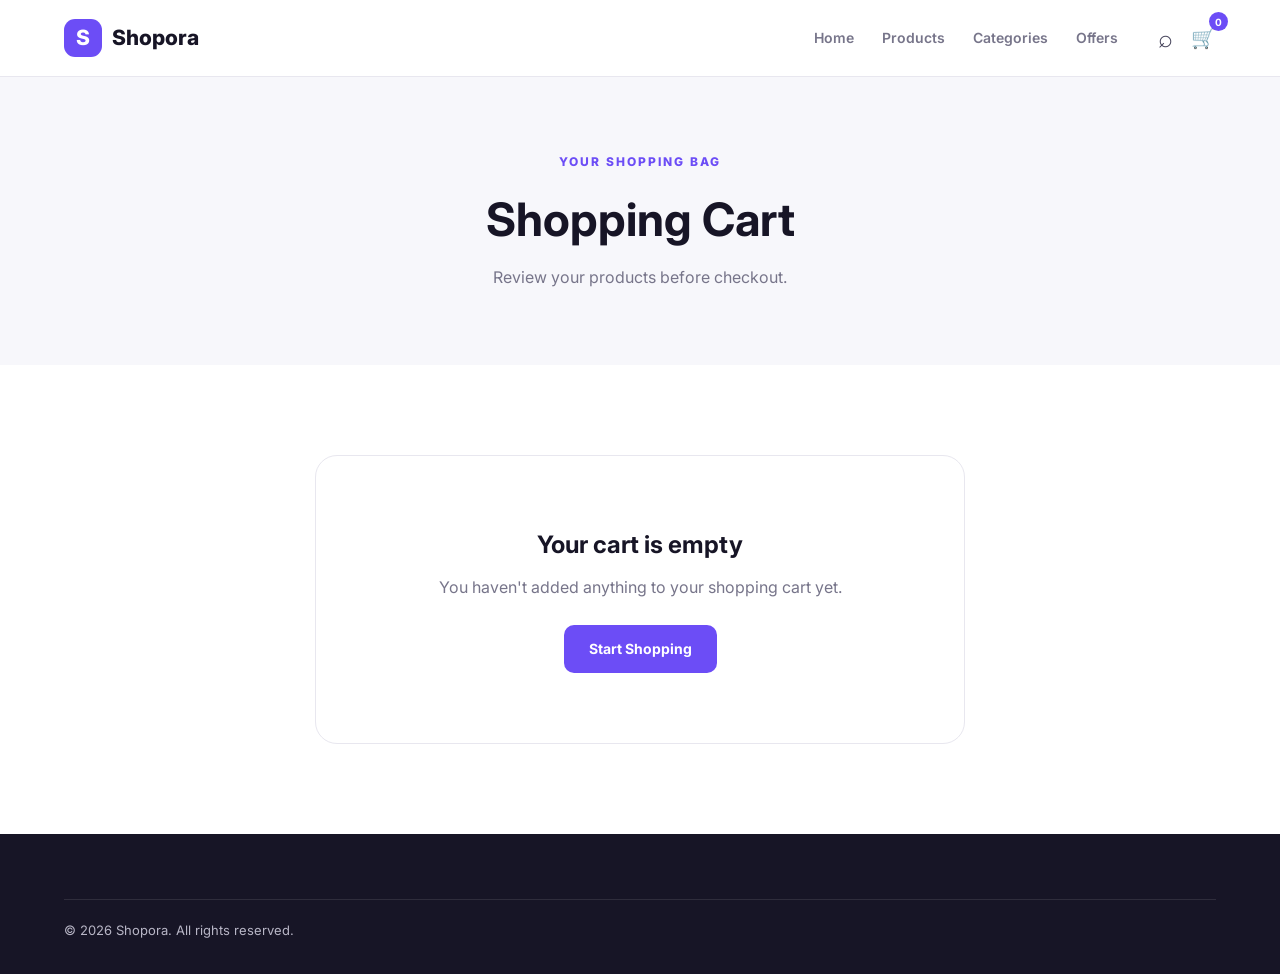
<file: cart.html>
<!DOCTYPE html>
<html lang="en">
<head>
    <meta charset="UTF-8">
    <meta name="viewport" content="width=device-width, initial-scale=1.0">
    <title>Shopping Cart | Shopora</title>
    <link rel="stylesheet" href="css/style.css">
</head>
<body>

<header class="navbar">
    <div class="nav-container">
        <a href="index.html" class="logo">
            <span class="logo-mark">S</span>
            <span>Shopora</span>
        </a>

        <input type="checkbox" id="menu-toggle">
        <label for="menu-toggle" class="menu-btn">☰</label>

        <nav class="nav-links">
            <a href="index.html">Home</a>
            <a href="products.html">Products</a>
            <a href="index.html#categories">Categories</a>
            <a href="index.html#offers">Offers</a>
        </nav>

        <div class="nav-actions">
            <a href="products.html" class="search-icon">⌕</a>
            <a href="cart.html" class="cart-link active">🛒 <span class="cart-count">0</span></a>
        </div>
    </div>
</header>

<main>

<section class="page-header">
    <p class="eyebrow">YOUR SHOPPING BAG</p>
    <h1>Shopping Cart</h1>
    <p>Review your products before checkout.</p>
</section>

<section class="cart-section section" id="cart-page"></section>

</main>

<footer class="footer">
    <div class="footer-bottom">
        <p>© 2026 Shopora. All rights reserved.</p>
    </div>
</footer>

<script src="js/script.js"></script>
</body>
</html>
</file>
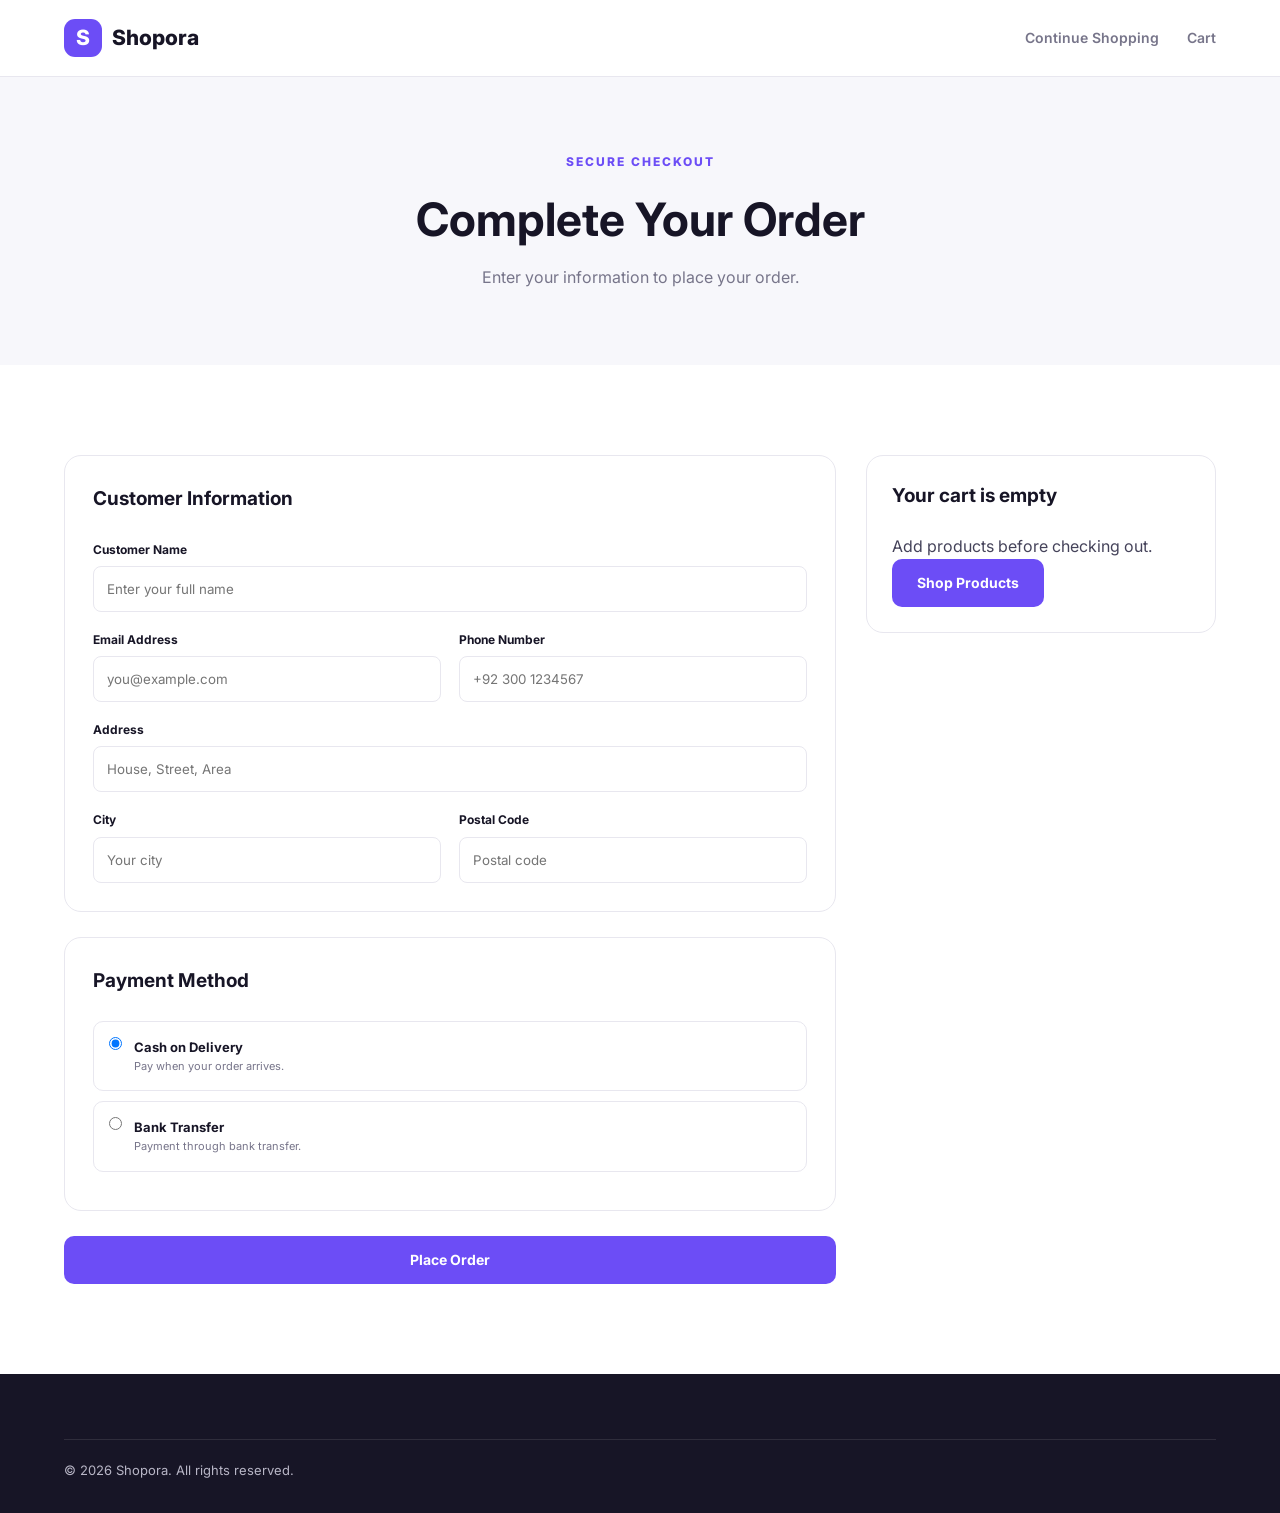
<file: checkout.html>
<!DOCTYPE html>
<html lang="en">
<head>
    <meta charset="UTF-8">
    <meta name="viewport" content="width=device-width, initial-scale=1.0">
    <title>Checkout | Shopora</title>
    <link rel="stylesheet" href="css/style.css">
</head>
<body>

<header class="navbar">
    <div class="nav-container">
        <a href="index.html" class="logo">
            <span class="logo-mark">S</span>
            <span>Shopora</span>
        </a>

        <nav class="nav-links checkout-nav">
            <a href="products.html">Continue Shopping</a>
            <a href="cart.html">Cart</a>
        </nav>
    </div>
</header>

<main>

<section class="page-header">
    <p class="eyebrow">SECURE CHECKOUT</p>
    <h1>Complete Your Order</h1>
    <p>Enter your information to place your order.</p>
</section>

<section class="checkout-layout section">

    <form class="checkout-form" id="checkout-form">

        <div class="form-card">
            <h2>Customer Information</h2>

            <div class="form-grid">
                <div class="form-group full">
                    <label for="name">Customer Name</label>
                    <input type="text" id="name" required placeholder="Enter your full name">
                </div>

                <div class="form-group">
                    <label for="email">Email Address</label>
                    <input type="email" id="email" required placeholder="you@example.com">
                </div>

                <div class="form-group">
                    <label for="phone">Phone Number</label>
                    <input type="tel" id="phone" required placeholder="+92 300 1234567">
                </div>

                <div class="form-group full">
                    <label for="address">Address</label>
                    <input type="text" id="address" required placeholder="House, Street, Area">
                </div>

                <div class="form-group">
                    <label for="city">City</label>
                    <input type="text" id="city" required placeholder="Your city">
                </div>

                <div class="form-group">
                    <label for="postal">Postal Code</label>
                    <input type="text" id="postal" required placeholder="Postal code">
                </div>
            </div>
        </div>

        <div class="form-card">
            <h2>Payment Method</h2>

            <label class="payment-option">
                <input type="radio" name="payment" value="Cash on Delivery" checked>
                <span>
                    <strong>Cash on Delivery</strong>
                    <small>Pay when your order arrives.</small>
                </span>
            </label>

            <label class="payment-option">
                <input type="radio" name="payment" value="Bank Transfer">
                <span>
                    <strong>Bank Transfer</strong>
                    <small>Payment through bank transfer.</small>
                </span>
            </label>
        </div>

        <button type="submit" class="btn btn-primary checkout-btn">
            Place Order
        </button>

    </form>

    <aside class="order-summary" id="checkout-summary"></aside>

</section>

</main>

<footer class="footer">
    <div class="footer-bottom">
        <p>© 2026 Shopora. All rights reserved.</p>
    </div>
</footer>

<script src="js/script.js"></script>
</body>
</html>
</file>
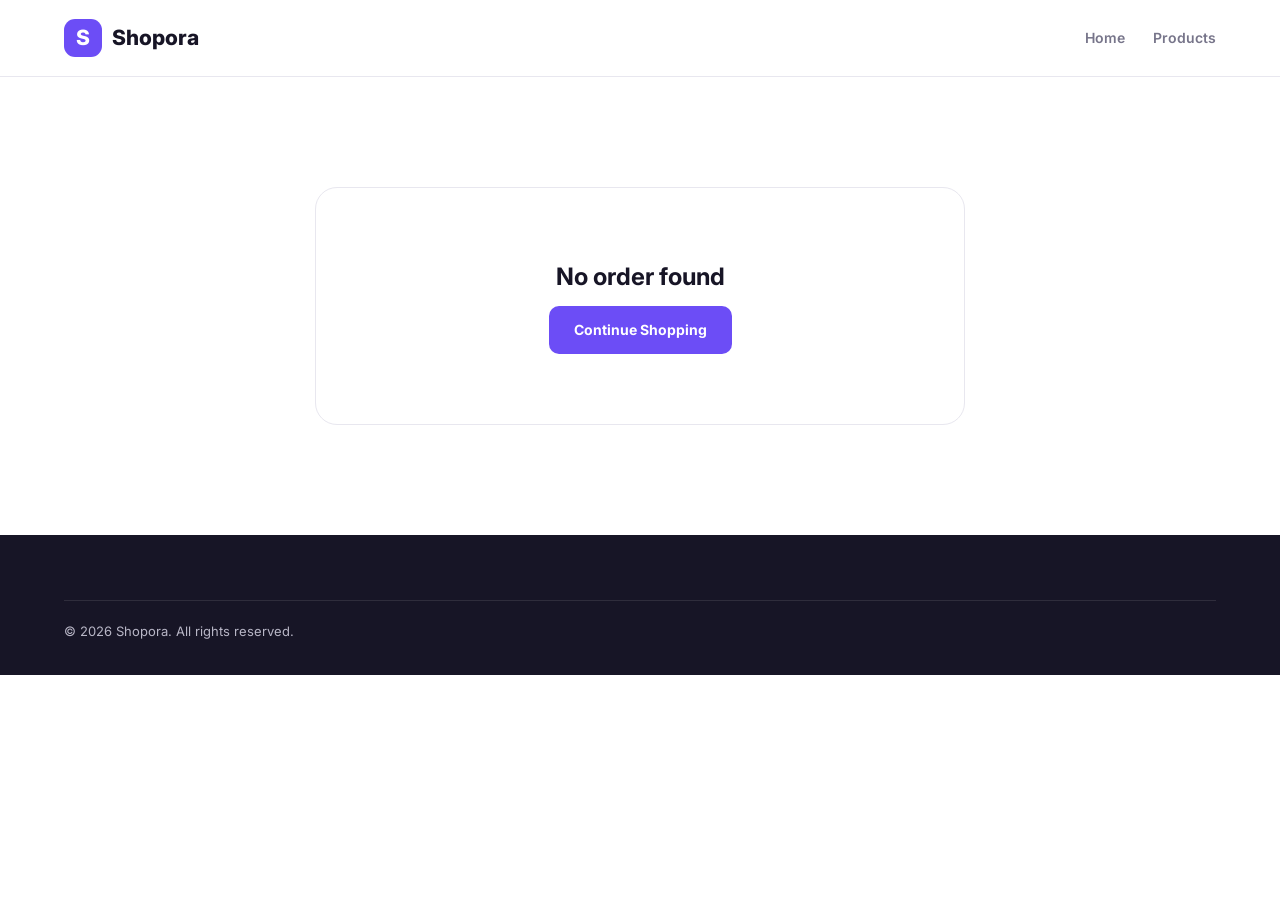
<file: confirmation.html>
<!DOCTYPE html>
<html lang="en">
<head>
    <meta charset="UTF-8">
    <meta name="viewport" content="width=device-width, initial-scale=1.0">
    <title>Order Confirmed | Shopora</title>
    <link rel="stylesheet" href="css/style.css">
</head>
<body>

<header class="navbar">
    <div class="nav-container">
        <a href="index.html" class="logo">
            <span class="logo-mark">S</span>
            <span>Shopora</span>
        </a>

        <nav class="nav-links">
            <a href="index.html">Home</a>
            <a href="products.html">Products</a>
        </nav>
    </div>
</header>

<main>

<section class="confirmation-section section" id="confirmation"></section>

</main>

<footer class="footer">
    <div class="footer-bottom">
        <p>© 2026 Shopora. All rights reserved.</p>
    </div>
</footer>

<script src="js/script.js"></script>
</body>
</html>
</file>
<file: css/style.css>
@import url('https://fonts.googleapis.com/css2?family=Inter:wght@400;500;600;700;800&display=swap');

:root {
    --primary: #6c4df6;
    --primary-dark: #5035c9;
    --dark: #171526;
    --text: #45435a;
    --muted: #77758a;
    --light: #f7f7fb;
    --white: #ffffff;
    --border: #e8e7ef;
    --success: #16885b;
    --shadow: 0 12px 35px rgba(30, 25, 65, 0.08);
}

* {
    margin: 0;
    padding: 0;
    box-sizing: border-box;
}

html {
    scroll-behavior: smooth;
}

body {
    font-family: 'Inter', sans-serif;
    color: var(--text);
    background: var(--white);
    line-height: 1.6;
}

img {
    width: 100%;
    display: block;
}

a {
    text-decoration: none;
    color: inherit;
}

button,
input,
select {
    font-family: inherit;
}

button {
    cursor: pointer;
}

.navbar {
    background: rgba(255,255,255,0.96);
    border-bottom: 1px solid var(--border);
    position: sticky;
    top: 0;
    z-index: 1000;
    backdrop-filter: blur(10px);
}

.nav-container {
    max-width: 1200px;
    margin: auto;
    min-height: 76px;
    padding: 0 24px;
    display: flex;
    align-items: center;
    gap: 40px;
}

.logo {
    display: flex;
    align-items: center;
    gap: 10px;
    font-size: 21px;
    font-weight: 800;
    color: var(--dark);
}

.logo-mark {
    width: 38px;
    height: 38px;
    background: var(--primary);
    color: white;
    display: grid;
    place-items: center;
    border-radius: 11px;
}

.nav-links {
    display: flex;
    gap: 28px;
    margin-left: auto;
}

.nav-links a {
    font-size: 14px;
    font-weight: 600;
    color: var(--muted);
    transition: 0.25s;
}

.nav-links a:hover,
.nav-links a.active {
    color: var(--primary);
}

.nav-actions {
    display: flex;
    align-items: center;
    gap: 18px;
}

.search-icon {
    font-size: 25px;
}

.cart-link {
    font-size: 20px;
    position: relative;
}

.cart-count {
    position: absolute;
    top: -10px;
    right: -12px;
    width: 19px;
    height: 19px;
    border-radius: 50%;
    background: var(--primary);
    color: white;
    display: grid;
    place-items: center;
    font-size: 10px;
    font-weight: 700;
}

#menu-toggle,
.menu-btn {
    display: none;
}

.hero {
    max-width: 1200px;
    margin: auto;
    min-height: 590px;
    padding: 70px 24px;
    display: grid;
    grid-template-columns: 1fr 1fr;
    gap: 60px;
    align-items: center;
}

.eyebrow {
    color: var(--primary);
    font-size: 12px;
    font-weight: 800;
    letter-spacing: 2px;
    margin-bottom: 12px;
}

.hero h1 {
    font-size: clamp(42px, 5vw, 68px);
    line-height: 1.08;
    letter-spacing: -2px;
    color: var(--dark);
    margin-bottom: 25px;
}

.hero h1 span {
    color: var(--primary);
}

.hero-text {
    max-width: 540px;
    color: var(--muted);
    font-size: 17px;
    margin-bottom: 32px;
}

.hero-image {
    height: 490px;
    overflow: hidden;
    border-radius: 30px;
    box-shadow: var(--shadow);
}

.hero-image img {
    height: 100%;
    object-fit: cover;
}

.hero-buttons {
    display: flex;
    gap: 14px;
    flex-wrap: wrap;
}

.btn {
    display: inline-flex;
    justify-content: center;
    align-items: center;
    min-height: 48px;
    padding: 0 24px;
    border-radius: 10px;
    border: 1px solid transparent;
    font-size: 14px;
    font-weight: 700;
    transition: 0.25s;
}

.btn-primary {
    color: white;
    background: var(--primary);
}

.btn-primary:hover {
    background: var(--primary-dark);
    transform: translateY(-2px);
}

.btn-outline {
    color: var(--dark);
    background: white;
    border-color: var(--border);
}

.btn-outline:hover {
    border-color: var(--primary);
    color: var(--primary);
}

.btn-light {
    color: var(--primary);
    background: white;
}

.features {
    background: var(--light);
    padding: 32px max(24px, calc((100% - 1152px) / 2));
    display: grid;
    grid-template-columns: repeat(4, 1fr);
    gap: 25px;
}

.feature-box {
    padding: 10px;
}

.feature-box strong {
    color: var(--dark);
    display: block;
    margin-bottom: 4px;
}

.feature-box p {
    font-size: 13px;
    color: var(--muted);
}

.section {
    max-width: 1200px;
    margin: auto;
    padding: 90px 24px;
}

.section-heading {
    display: flex;
    align-items: end;
    justify-content: space-between;
    margin-bottom: 35px;
}

.section-heading h2 {
    color: var(--dark);
    font-size: 34px;
    letter-spacing: -1px;
}

.view-link {
    color: var(--primary);
    font-size: 14px;
    font-weight: 700;
}

.category-grid {
    display: grid;
    grid-template-columns: repeat(4, 1fr);
    gap: 20px;
}

.category-card {
    position: relative;
    height: 270px;
    overflow: hidden;
    border-radius: 18px;
    color: white;
}

.category-card img {
    height: 100%;
    object-fit: cover;
    transition: 0.4s;
}

.category-card::after {
    content: "";
    position: absolute;
    inset: 0;
    background: linear-gradient(transparent 30%, rgba(0,0,0,0.75));
}

.category-card:hover img {
    transform: scale(1.06);
}

.category-card div {
    position: absolute;
    bottom: 20px;
    left: 20px;
    z-index: 2;
}

.category-card h3 {
    font-size: 21px;
}

.category-card p {
    font-size: 12px;
    opacity: .8;
}

.product-grid {
    display: grid;
    grid-template-columns: repeat(4, 1fr);
    gap: 22px;
}

.product-card {
    background: white;
    border: 1px solid var(--border);
    border-radius: 17px;
    overflow: hidden;
    transition: 0.3s;
}

.product-card:hover {
    transform: translateY(-5px);
    box-shadow: var(--shadow);
}

.product-image {
    height: 245px;
    background: var(--light);
    position: relative;
    overflow: hidden;
}

.product-image img {
    height: 100%;
    object-fit: cover;
}

.discount-badge {
    position: absolute;
    top: 12px;
    left: 12px;
    background: var(--dark);
    color: white;
    padding: 5px 9px;
    border-radius: 6px;
    font-size: 11px;
    font-weight: 700;
}

.product-info {
    padding: 17px;
}

.product-category {
    font-size: 10px;
    color: var(--primary);
    text-transform: uppercase;
    letter-spacing: 1px;
    font-weight: 800;
}

.product-info h3 {
    color: var(--dark);
    font-size: 16px;
    margin: 5px 0 7px;
}

.rating {
    color: #f4a623;
    font-size: 12px;
    margin-bottom: 10px;
}

.price-row {
    display: flex;
    align-items: center;
    gap: 8px;
    margin-bottom: 15px;
}

.current-price {
    color: var(--dark);
    font-weight: 800;
}

.old-price {
    color: #aaa;
    text-decoration: line-through;
    font-size: 12px;
}

.product-actions {
    display: flex;
    gap: 8px;
}

.product-actions .btn {
    flex: 1;
    min-height: 40px;
    padding: 0 10px;
    font-size: 11px;
}

.offer-banner {
    max-width: 1152px;
    margin: 30px auto 90px;
    background: var(--primary);
    color: white;
    border-radius: 25px;
    overflow: hidden;
    display: grid;
    grid-template-columns: 1fr 1fr;
    align-items: center;
}

.offer-banner > div {
    padding: 55px;
}

.offer-banner h2 {
    font-size: 42px;
    margin-bottom: 10px;
}

.offer-banner p:not(.eyebrow) {
    margin-bottom: 25px;
    opacity: .9;
}

.offer-banner img {
    height: 320px;
    object-fit: cover;
}

.center-heading {
    justify-content: center;
    text-align: center;
}

.testimonial-grid {
    display: grid;
    grid-template-columns: repeat(3, 1fr);
    gap: 22px;
}

.testimonial {
    background: var(--light);
    padding: 28px;
    border-radius: 18px;
}

.stars {
    color: #f4a623;
    margin-bottom: 15px;
}

.testimonial p {
    font-size: 14px;
    color: var(--text);
    margin-bottom: 20px;
}

.testimonial strong,
.testimonial span {
    display: block;
}

.testimonial strong {
    color: var(--dark);
    font-size: 14px;
}

.testimonial span {
    font-size: 11px;
    color: var(--muted);
}

.newsletter {
    max-width: 1152px;
    margin: 0 auto 90px;
    padding: 45px;
    background: var(--light);
    border-radius: 22px;
    display: flex;
    justify-content: space-between;
    align-items: center;
    gap: 30px;
}

.newsletter h2 {
    color: var(--dark);
    margin-bottom: 5px;
}

.newsletter p:not(.eyebrow) {
    color: var(--muted);
    font-size: 13px;
}

.newsletter form {
    display: flex;
    gap: 10px;
    min-width: 420px;
}

.newsletter input {
    flex: 1;
    border: 1px solid var(--border);
    border-radius: 10px;
    padding: 0 15px;
    min-width: 0;
}

.footer {
    background: #171526;
    color: #b8b6c6;
    padding: 65px max(24px, calc((100% - 1152px) / 2)) 25px;
}

.footer-grid {
    display: grid;
    grid-template-columns: 2fr 1fr 1fr 1fr;
    gap: 50px;
    padding-bottom: 50px;
}

.footer-logo {
    color: white;
    margin-bottom: 18px;
}

.footer h4 {
    color: white;
    margin-bottom: 15px;
}

.footer a,
.footer p {
    display: block;
    font-size: 13px;
    margin-bottom: 8px;
}

.footer a:hover {
    color: white;
}

.footer-bottom {
    border-top: 1px solid rgba(255,255,255,.1);
    padding-top: 20px;
    display: flex;
    justify-content: space-between;
    font-size: 12px;
}

.page-header {
    background: var(--light);
    text-align: center;
    padding: 75px 24px;
}

.page-header h1 {
    font-size: 46px;
    color: var(--dark);
    margin-bottom: 8px;
}

.page-header > p:last-child {
    color: var(--muted);
}

.products-layout {
    display: grid;
    grid-template-columns: 245px 1fr;
    gap: 40px;
    align-items: start;
}

.filters {
    border: 1px solid var(--border);
    border-radius: 16px;
    padding: 22px;
    position: sticky;
    top: 100px;
}

.filter-title {
    display: flex;
    justify-content: space-between;
    align-items: center;
    margin-bottom: 25px;
}

.filter-title h3 {
    color: var(--dark);
    font-size: 17px;
}

.filter-title button {
    border: 0;
    background: none;
    color: var(--primary);
    font-size: 11px;
    font-weight: 700;
}

.filters label {
    display: block;
    color: var(--dark);
    font-size: 12px;
    font-weight: 700;
    margin: 20px 0 7px;
}

.filters input[type="search"],
.filters select {
    width: 100%;
    height: 42px;
    border: 1px solid var(--border);
    border-radius: 8px;
    padding: 0 10px;
    outline: none;
}

.filters input:focus,
.filters select:focus {
    border-color: var(--primary);
}

.filters input[type="range"] {
    width: 100%;
}

.price-range {
    display: flex;
    justify-content: space-between;
    font-size: 10px;
    color: var(--muted);
}

.price-range strong {
    color: var(--primary);
}

.products-top {
    margin-bottom: 18px;
    color: var(--muted);
    font-size: 13px;
}

.breadcrumb {
    max-width: 1200px;
    margin: 30px auto 0;
    padding: 0 24px;
    color: var(--muted);
    font-size: 13px;
}

.breadcrumb a {
    color: var(--primary);
}

.product-detail {
    display: grid;
    grid-template-columns: 1fr 1fr;
    gap: 60px;
    align-items: center;
}

.detail-image {
    height: 560px;
    border-radius: 25px;
    overflow: hidden;
    background: var(--light);
}

.detail-image img {
    height: 100%;
    object-fit: cover;
}

.detail-info h1 {
    color: var(--dark);
    font-size: 42px;
    line-height: 1.15;
    margin: 10px 0 15px;
}

.detail-description {
    color: var(--muted);
    margin: 25px 0;
}

.detail-price {
    font-size: 27px;
    font-weight: 800;
    color: var(--dark);
}

.detail-old-price {
    text-decoration: line-through;
    color: #aaa;
    margin-left: 10px;
}

.stock {
    color: var(--success);
    font-size: 13px;
    font-weight: 700;
    margin: 20px 0;
}

.quantity-selector {
    display: flex;
    width: 130px;
    border: 1px solid var(--border);
    border-radius: 8px;
    margin-bottom: 20px;
}

.quantity-selector button {
    width: 40px;
    border: 0;
    background: white;
    font-size: 18px;
}

.quantity-selector input {
    width: 50px;
    border: 0;
    text-align: center;
    outline: none;
}

.cart-section {
    min-height: 400px;
}

.cart-layout {
    display: grid;
    grid-template-columns: 1fr 350px;
    gap: 30px;
}

.cart-items {
    border: 1px solid var(--border);
    border-radius: 17px;
    overflow: hidden;
}

.cart-item {
    padding: 18px;
    display: grid;
    grid-template-columns: 90px 1fr auto auto;
    gap: 20px;
    align-items: center;
    border-bottom: 1px solid var(--border);
}

.cart-item:last-child {
    border-bottom: 0;
}

.cart-item img {
    width: 90px;
    height: 90px;
    object-fit: cover;
    border-radius: 10px;
}

.cart-item h3 {
    color: var(--dark);
    font-size: 14px;
}

.cart-item p {
    font-size: 12px;
    color: var(--muted);
}

.cart-quantity {
    display: flex;
    border: 1px solid var(--border);
    border-radius: 7px;
}

.cart-quantity button {
    width: 30px;
    border: 0;
    background: white;
}

.cart-quantity span {
    width: 30px;
    text-align: center;
    font-size: 12px;
    padding-top: 5px;
}

.remove-btn {
    border: 0;
    background: none;
    color: #d24b5c;
    font-size: 12px;
}

.summary-card,
.order-summary {
    border: 1px solid var(--border);
    border-radius: 17px;
    padding: 25px;
    height: fit-content;
}

.summary-card h2,
.order-summary h2 {
    color: var(--dark);
    font-size: 19px;
    margin-bottom: 22px;
}

.summary-row {
    display: flex;
    justify-content: space-between;
    margin: 13px 0;
    font-size: 13px;
}

.summary-total {
    border-top: 1px solid var(--border);
    margin-top: 20px;
    padding-top: 20px;
    font-size: 18px;
    font-weight: 800;
    color: var(--dark);
}

.summary-card .btn {
    width: 100%;
    margin-top: 20px;
}

.empty-cart,
.confirmation-card {
    text-align: center;
    max-width: 650px;
    margin: auto;
    padding: 70px 25px;
    border: 1px solid var(--border);
    border-radius: 22px;
}

.empty-cart h2,
.confirmation-card h1 {
    color: var(--dark);
    margin-bottom: 10px;
}

.empty-cart p,
.confirmation-card p {
    color: var(--muted);
    margin-bottom: 25px;
}

.checkout-layout {
    display: grid;
    grid-template-columns: 1fr 350px;
    gap: 30px;
    align-items: start;
}

.checkout-form {
    display: grid;
    gap: 25px;
}

.form-card {
    border: 1px solid var(--border);
    border-radius: 17px;
    padding: 28px;
}

.form-card h2 {
    color: var(--dark);
    font-size: 19px;
    margin-bottom: 25px;
}

.form-grid {
    display: grid;
    grid-template-columns: 1fr 1fr;
    gap: 18px;
}

.form-group.full {
    grid-column: 1 / -1;
}

.form-group label {
    display: block;
    color: var(--dark);
    font-size: 12px;
    font-weight: 700;
    margin-bottom: 7px;
}

.form-group input {
    width: 100%;
    height: 46px;
    border: 1px solid var(--border);
    border-radius: 8px;
    padding: 0 13px;
    outline: none;
}

.form-group input:focus {
    border-color: var(--primary);
}

.payment-option {
    display: flex;
    gap: 12px;
    align-items: flex-start;
    border: 1px solid var(--border);
    padding: 15px;
    border-radius: 10px;
    margin-bottom: 10px;
}

.payment-option strong,
.payment-option small {
    display: block;
}

.payment-option strong {
    color: var(--dark);
    font-size: 13px;
}

.payment-option small {
    color: var(--muted);
    font-size: 11px;
}

.checkout-btn {
    width: 100%;
}

.confirmation-section {
    padding-top: 110px;
    padding-bottom: 110px;
}

.success-icon {
    width: 75px;
    height: 75px;
    border-radius: 50%;
    background: #e6f7ef;
    color: var(--success);
    display: grid;
    place-items: center;
    font-size: 38px;
    font-weight: 800;
    margin: 0 auto 25px;
}

.order-details {
    text-align: left;
    background: var(--light);
    border-radius: 12px;
    padding: 20px;
    margin: 25px 0;
}

.order-details p {
    margin: 7px 0;
}

.toast {
    position: fixed;
    right: 20px;
    bottom: 20px;
    background: var(--dark);
    color: white;
    padding: 14px 20px;
    border-radius: 9px;
    z-index: 2000;
    font-size: 13px;
    animation: toastIn .3s ease;
}

@keyframes toastIn {
    from {
        transform: translateY(20px);
        opacity: 0;
    }
    to {
        transform: translateY(0);
        opacity: 1;
    }
}

/* TABLET */
@media (max-width: 1000px) {

    .hero {
        gap: 35px;
    }

    .product-grid {
        grid-template-columns: repeat(3, 1fr);
    }

    .category-grid {
        grid-template-columns: repeat(2, 1fr);
    }

    .features {
        grid-template-columns: repeat(2, 1fr);
    }

    .products-layout {
        grid-template-columns: 210px 1fr;
    }

    .newsletter {
        margin-left: 24px;
        margin-right: 24px;
    }
}

/* MOBILE */
@media (max-width: 700px) {

    .nav-container {
        min-height: 68px;
        padding: 0 18px;
        gap: 15px;
    }

    .logo {
        font-size: 18px;
    }

    .logo-mark {
        width: 34px;
        height: 34px;
    }

    .menu-btn {
        display: block;
        margin-left: auto;
        font-size: 25px;
        cursor: pointer;
        line-height: 1;
    }

    .nav-links {
        position: absolute;
        top: 68px;
        left: 0;
        right: 0;
        background: white;
        border-bottom: 1px solid var(--border);
        display: none;
        flex-direction: column;
        gap: 0;
        padding: 10px 18px;
        margin: 0;
    }

    .nav-links a {
        padding: 13px 5px;
        border-bottom: 1px solid var(--border);
    }

    #menu-toggle:checked ~ .nav-links {
        display: flex;
    }

    .nav-actions {
        gap: 12px;
    }

    .search-icon {
        font-size: 22px;
    }

    .hero {
        padding: 50px 18px;
        min-height: auto;
        grid-template-columns: 1fr;
        gap: 35px;
    }

    .hero h1 {
        font-size: 42px;
        letter-spacing: -1.5px;
    }

    .hero-text {
        font-size: 15px;
    }

    .hero-image {
        height: 330px;
        border-radius: 20px;
    }

    .features {
        padding: 25px 18px;
        grid-template-columns: 1fr 1fr;
        gap: 15px;
    }

    .section {
        padding: 60px 18px;
    }

    .section-heading {
        align-items: flex-start;
        gap: 15px;
    }

    .section-heading h2 {
        font-size: 28px;
    }

    .product-grid {
        grid-template-columns: 1fr 1fr;
        gap: 13px;
    }

    .product-image {
        height: 180px;
    }

    .product-info {
        padding: 12px;
    }

    .product-info h3 {
        font-size: 13px;
    }

    .product-actions {
        flex-direction: column;
    }

    .product-actions .btn {
        width: 100%;
    }

    .category-grid {
        grid-template-columns: 1fr 1fr;
        gap: 12px;
    }

    .category-card {
        height: 200px;
    }

    .offer-banner {
        margin: 10px 18px 60px;
        grid-template-columns: 1fr;
    }

    .offer-banner > div {
        padding: 35px 25px;
    }

    .offer-banner h2 {
        font-size: 34px;
    }

    .offer-banner img {
        height: 220px;
    }

    .testimonial-grid {
        grid-template-columns: 1fr;
    }

    .newsletter {
        margin: 0 18px 60px;
        padding: 30px 22px;
        flex-direction: column;
        align-items: stretch;
    }

    .newsletter form {
        min-width: 0;
        flex-direction: column;
    }

    .newsletter input {
        height: 48px;
    }

    .footer {
        padding: 50px 18px 20px;
    }

    .footer-grid {
        grid-template-columns: 1fr 1fr;
        gap: 30px;
    }

    .footer-bottom {
        flex-direction: column;
        gap: 5px;
    }

    .page-header {
        padding: 55px 18px;
    }

    .page-header h1 {
        font-size: 36px;
    }

    .products-layout {
        display: block;
    }

    .filters {
        position: static;
        margin-bottom: 30px;
    }

    .product-detail {
        grid-template-columns: 1fr;
        gap: 35px;
    }

    .detail-image {
        height: 390px;
    }

    .detail-info h1 {
        font-size: 32px;
    }

    .cart-layout,
    .checkout-layout {
        grid-template-columns: 1fr;
    }

    .cart-item {
        grid-template-columns: 65px 1fr;
        gap: 12px;
    }

    .cart-item img {
        width: 65px;
        height: 65px;
    }

    .cart-item .cart-quantity,
    .cart-item .remove-btn {
        grid-column: 2;
    }

    .form-grid {
        grid-template-columns: 1fr;
    }

    .form-group.full {
        grid-column: auto;
    }

    .checkout-nav {
        display: flex;
        flex-direction: row;
        position: static;
        border: 0;
        padding: 0;
        margin-left: auto;
        gap: 12px;
    }

    .checkout-nav a {
        border: 0;
        padding: 0;
    }
}

/* SMALL MOBILE */
@media (max-width: 430px) {

    .product-grid {
        grid-template-columns: 1fr;
    }

    .product-image {
        height: 260px;
    }

    .category-grid {
        grid-template-columns: 1fr;
    }

    .category-card {
        height: 220px;
    }

    .features {
        grid-template-columns: 1fr;
    }

    .hero h1 {
        font-size: 36px;
    }

    .hero-buttons .btn {
        width: 100%;
    }

    .footer-grid {
        grid-template-columns: 1fr;
    }

    .checkout-nav {
        gap: 8px;
    }

    .checkout-nav a {
        font-size: 11px;
    }
}
</file>
